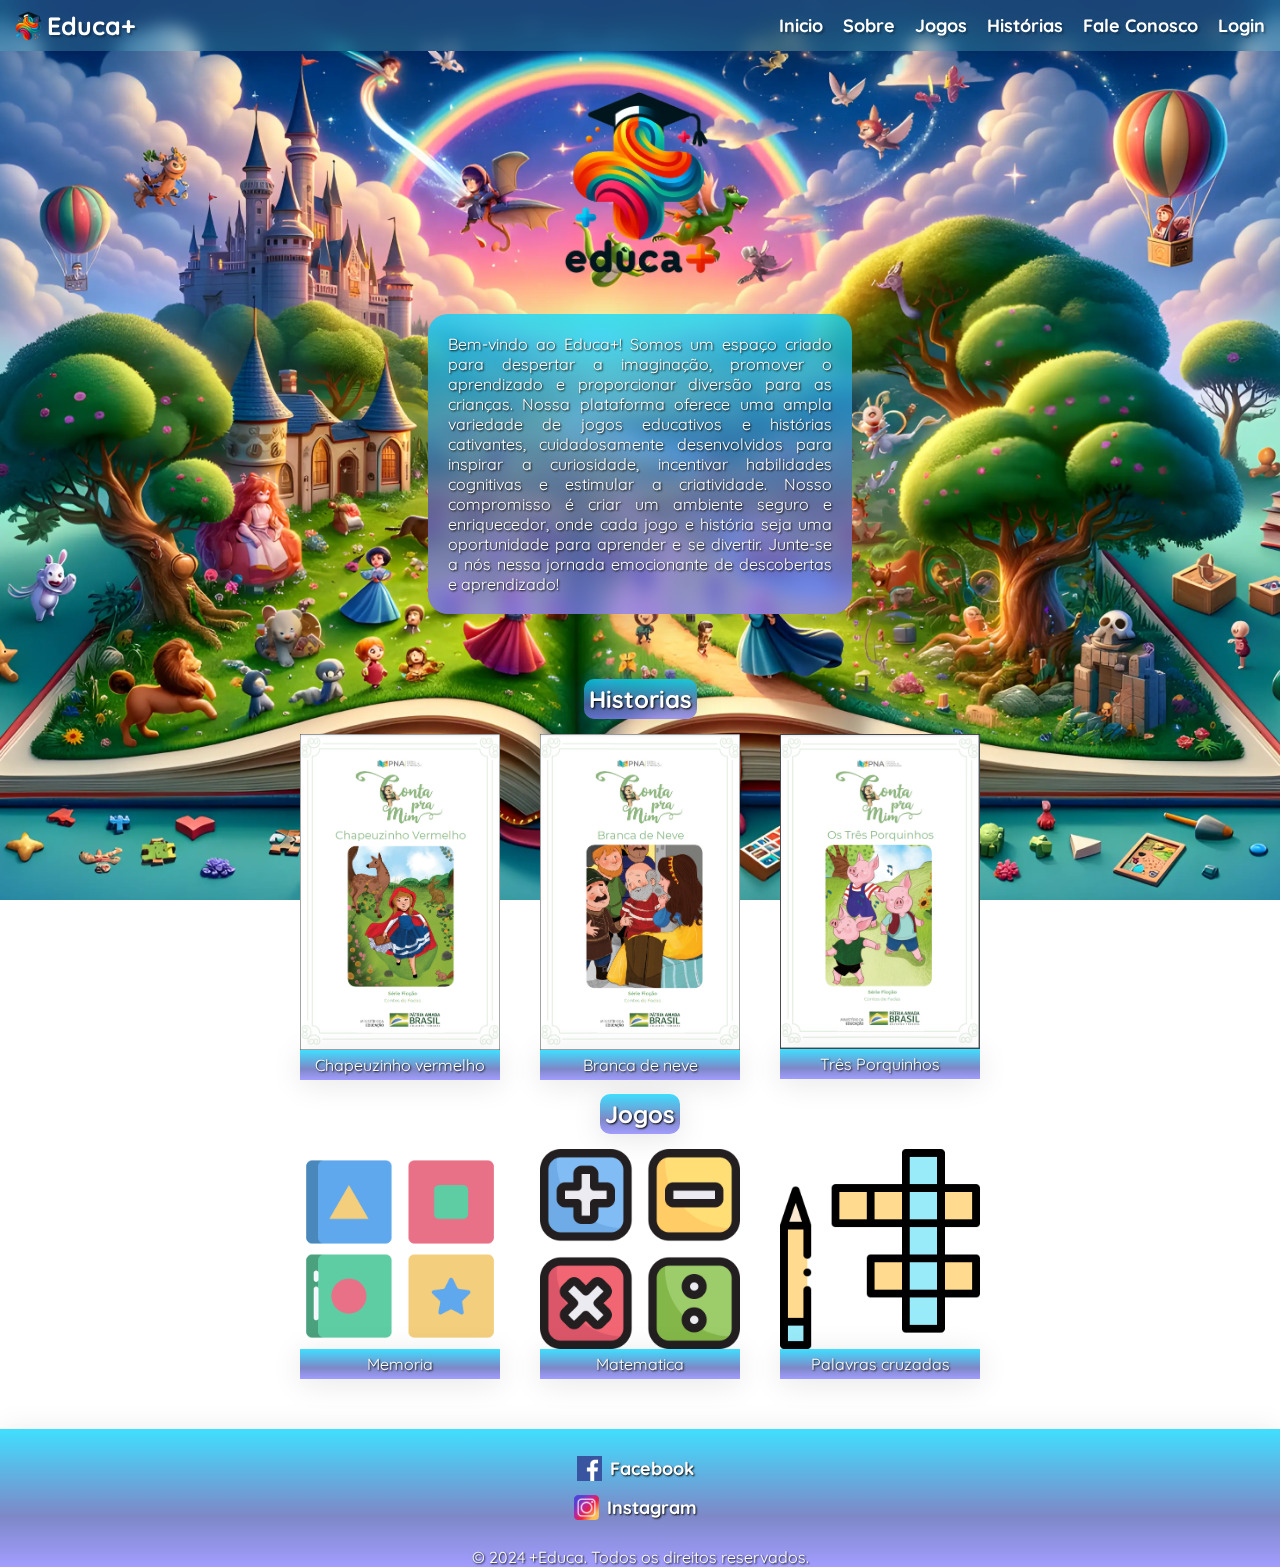
<file: index.html>
<!DOCTYPE html>
<html lang="pt-br">

<head>
    <meta charset="UTF-8">
    <meta name="viewport" content="width=device-width, initial-scale=1.0">
    <title>Home</title>
    <link rel="stylesheet" href="/css/styles.css">
    <script src="/js/script.js" defer></script>
</head>

<body>
    <header class="glass-bg">
        <div class="logo-site hvr-grow">
            <img src="/img/logo-site-editado.png" style="height: 30px;" alt="">
            <h1>Educa+ </h1>
        </div>
        <nav>
            <ol>
                <li class="hvr-grow"><a href="index.html">Inicio</a></li>
                <li class="hvr-grow"><a href="/Paginas/quemsomos.html">Sobre</a></li>
                <li class="hvr-grow"><a href="/Paginas/jogos.html">Jogos</a></li>
                <li class="hvr-grow"><a href="/Paginas/historias.html">Histórias</a></li>
                <li class="hvr-grow"><a href="/Paginas/fale-conosco.html">Fale Conosco</a></li>
            </ol>
        </nav>
    </header>

    <main>
        <img class="logo-quemsomos hvr-grow" src="/img/logo-site-png.png" alt="">
        <div id="inicio">
            <section>
                <div class="introducao hvr-grow">
                    <p>
                        Bem-vindo ao Educa+! Somos um espaço criado para despertar a imaginação, promover o aprendizado
                        e
                        proporcionar diversão para as crianças. Nossa plataforma oferece uma ampla variedade de jogos
                        educativos e histórias cativantes, cuidadosamente desenvolvidos para inspirar a curiosidade,
                        incentivar habilidades cognitivas e estimular a criatividade. Nosso compromisso é criar um
                        ambiente
                        seguro e enriquecedor, onde cada jogo e história seja uma oportunidade para aprender e se
                        divertir.
                        Junte-se a nós nessa jornada emocionante de descobertas e aprendizado!
                    </p>
                </div>
            </section>
            <div class="historias-principal">
                <section class="historias-section" style="border-radius: 10px;">
                    <h2 class="bg-glass" style="color: white; border-radius: 10px;">Historias</h2>
                    <div class="historias-filho">
                        <div class="historias-jogos hvr-grow">
                            <img src="/img/capas/CapaChapeuzinho.png" style="width: 200px;" alt="">
                            <p class="bg-glass">Chapeuzinho vermelho</p>
                        </div>
                        <div class="historias-jogos hvr-grow" >
                            <img src="/img/capas/CapaBrancadeneve.png" style="width: 200px;" alt="">
                            <p class="bg-glass">Branca de neve</p>
                        </div>
                        <div class="historias-jogos hvr-grow">
                            <img src="/img/capas/CapaTresporquinhos.png" style="width: 200px;"  alt="">
                            <p class="bg-glass">Três Porquinhos</p>
                        </div>
                    </div>
                </section>
                <section class="historias-section">
                    <h2 class="bg-glass" style="color: white; border-radius: 10px;">Jogos</h2>
                    <div class="historias-filho">
                        <div class="historias-jogos hvr-grow">
                            <img src="/img/jogo-da-memoria.png" style="height: 200px;" alt="">
                            <p class="bg-glass">Memoria</p>
                        </div>
                        <div class="historias-jogos hvr-grow">
                            <img src="/img/matematica.png" style="height: 200px;" alt="">
                            <p class="bg-glass">Matematica</p>
                        </div>
                        <div class="historias-jogos hvr-grow">
                            <img src="/img/palavras-cruzadas.png" style="width: 200px;" alt="">
                            <p class="bg-glass">Palavras cruzadas</p>
                        </div>
                    </div>
                </section>
            </div>
            </section>
        </div>
    </main>
    <footer id="footer">
        <nav>
            <div class="hvr-grow">
                <img src="/img/facebook.png" style="height: 25px;" alt="">
                <a href="/facebook">Facebook</a>
            </div>
            <div class="hvr-grow">
                <img src="/img/instagram.png" style="height: 25px;" alt="">
                <a href="/instagram">Instagram</a>
            </div>
        </nav>
        <p>&copy; 2024 +Educa. Todos os direitos reservados.</p>
    </footer>

</body>

</html>
</file>
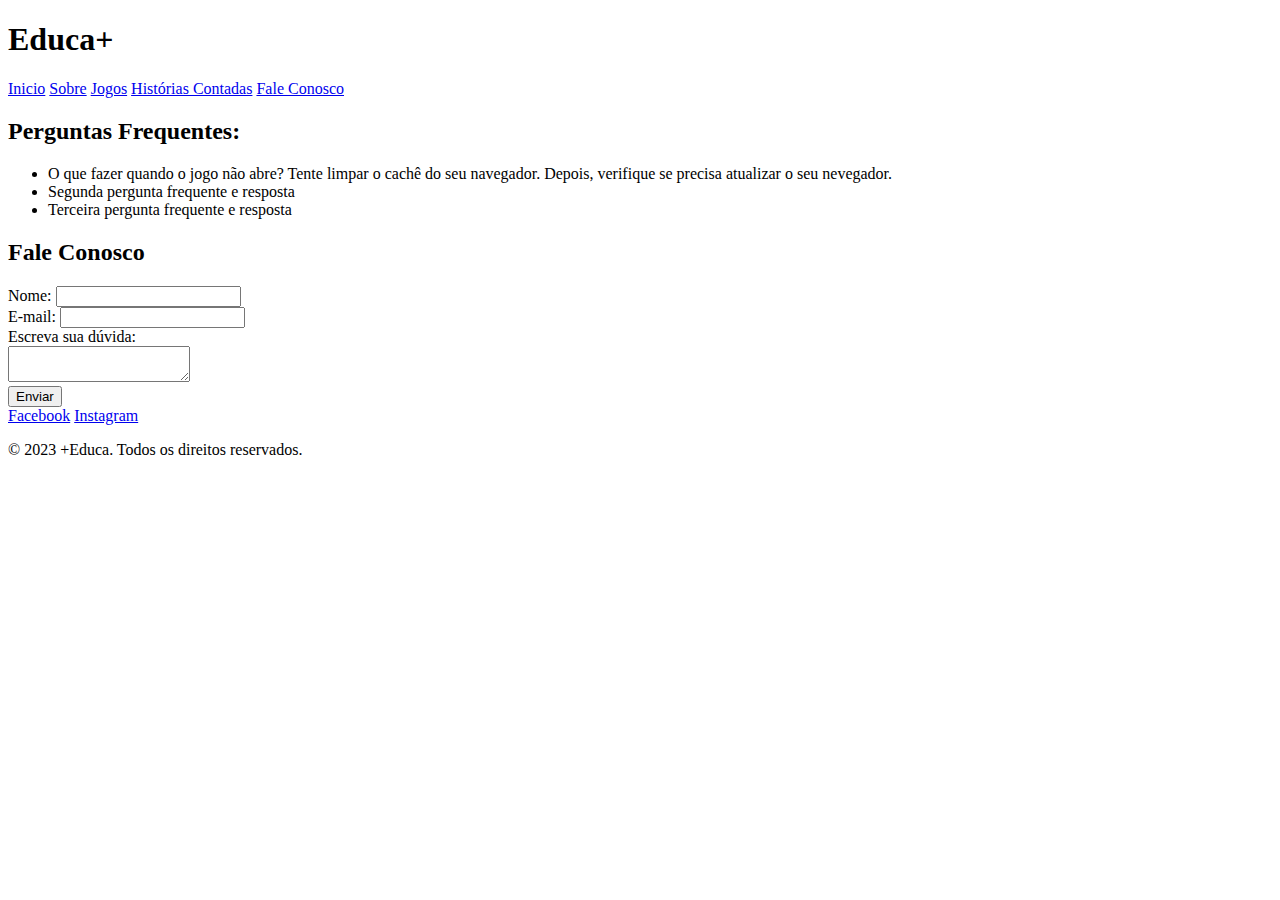
<file: Pagina_Jogos/fale-conosco.html>
<!DOCTYPE html>
<html lang="pt-br">
    <head>
        <meta charset="UTF-8">
        <title>Educa+ - Fale Conosco</title>
    </head>
    <body>
        <h1>
            Educa+
        </h1>
    
    <nav> 
        <a href="/">Inicio</a>
        <a href="/sobre">Sobre</a>
        <a href="/jogos">Jogos</a>
        <a href="/historias-contadas">Histórias Contadas</a>
        <a href="/fale-conosco">Fale Conosco</a>
    </nav>
    <h2>
        Perguntas Frequentes:
    </h2>
    <ul>
        <li>O que fazer quando o jogo não abre?
            Tente limpar o cachê do seu navegador. Depois, verifique se precisa atualizar o seu nevegador.
        </li>
        <li>Segunda pergunta frequente e resposta</li>
        <li>Terceira pergunta frequente e resposta</li>
        
    </ul>
    <h2>
        Fale Conosco
    </h2>
    <label>
        Nome:
        <input type="text"/>
    </label>
    <br/>
    <label>
        E-mail:
        <input type="email"/>
    </label>
    <br/>
    <label>
        Escreva sua dúvida:
        <br/>
        <textarea></textarea>
    </label>
    <br/>   
    <button>Enviar</button>


    <footer>
        <nav> 
            <a href="/facebook">Facebook</a>
            <a href="/instagram">Instagram</a>
            
        </nav>
       
        <p>&copy; 2023 +Educa. Todos os direitos reservados.</p>
    </footer>
    </body>
</html>
</file>
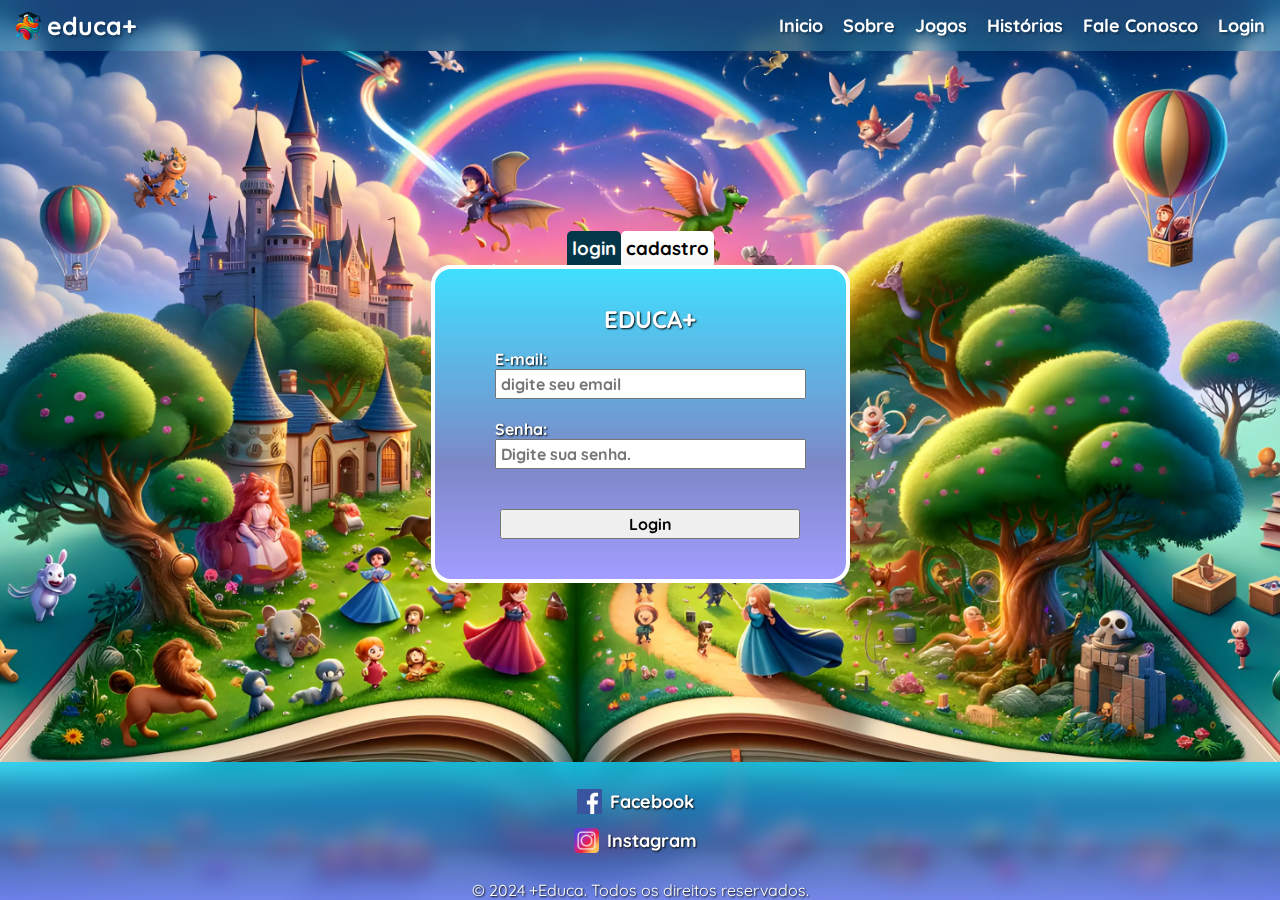
<file: Paginas/cadastro.html>
<!DOCTYPE html>
<html lang="pt-br">

<head>
    <meta charset="UTF-8">
    <meta name="viewport" content="width=device-width, initial-scale=1.0">
    <title>Home</title>
    <link rel="stylesheet" href="/css/styles.css">
    <script src="/js/login.js" defer></script>
</head>

<body>
    <header class="glass-bg">
        <div class="logo-site hvr-grow">
            <img src="/img/logo-site-editado.png" style="height: 30px;" alt="">
            <h1>educa+</h1>
        </div>
        <nav>
            <ol>
                <li class="hvr-grow"><a href="../index.html">Inicio</a></li>
                <li class="hvr-grow"><a href="/Paginas/quemsomos.html">Sobre</a></li>
                <li class="hvr-grow"><a href="/Paginas/jogos.html">Jogos</a></li>
                <li class="hvr-grow"><a href="/Paginas/historias.html">Histórias</a></li>
                <li class="hvr-grow"><a href="/Paginas/fale-conosco.html">Fale Conosco</a></li>
            </ol>
        </nav>
    </header>
    <main class="main-cadastro">
        <div class="form-options">
            <h3 class="login-tab">login</h3>
            <h3 class="cadastro-tab">cadastro</h3>
        </div>

        <form class="form-login bg-glass">
                <h2>EDUCA+</h2>
            <div>
                <label for="emailLogin">E-mail:</label><br>
                <input type="email" id="emailLogin" placeholder="digite seu email"/>
            </div>
            <div>
                <label for="passwordLogin">Senha:</label><br>
                <input type="password" id="passwordLogin" placeholder="Digite sua senha."/>
            </div>
            <div class="button-submit">
                <input type="submit" id="botaoLogin" value="Login">
            </div>
        </form>

        <form class="form-cadastro bg-glass">
            <h2>EDUCA+</h2>
            <div>
                <label for="nomeCadastro">Nome:</label><br>
                <input type="text" id="nomeCadastro" placeholder="digite seu nome."/>
            </div>
            <div>
                <label for="Sobrenome">Sobrenome:</label><br>
                <input type="text" id="Sobrenome" placeholder="digite seu sobrenome."/>
            </div>
            <div>
                <label for="emailCadastro">E-mail:</label><br>
                <input type="email" id="emailCadastro" placeholder="digite seu email."/>
            </div>
            <div>
                <label for="dataNascimento">Data de nascimento:</label><br>
                <input type="date" id="dataNascimento"/>
            </div>
            <div>
                <label for="password">Senha:</label><br>
                <input type="password" id="password" placeholder="Digite sua senha."/>
            </div>
            <div>
                <label for="passwordRepeat">Repita senha:</label><br>
                <input type="password" id="passwordRepeat" placeholder="Repita a senha."/>
            </div>
            <div class="passwordVerify">
                <span class="password-style">
                    <img src="" alt="">
                    <p>Minimo de 6 caracteres.</p>
                </span>
                <span class="password-style">
                    <img src="" alt="">
                    <p>Caracteres Especiais (@ # % & ! $ Etc….).</p>
                </span>
                <span class="password-style">
                    <img src="" alt="">
                    <p>Numeros (1, 2, 3...).</p>
                </span>
                <span class="password-style">
                    <img src="" alt="">
                    <p>As senhas conferem.</p>
                </span>
            </div>
            <div class="button-submit">
                <input type="submit" value="Cadastrar">
            </div>
        </form>

    </main>
    <footer id="footer">
        <nav>
            <div class="hvr-grow">
                <img src="/img/facebook.png" style="height: 25px;" alt="">
                <a href="/facebook">Facebook</a>
            </div>
            <div class="hvr-grow">
                <img src="/img/instagram.png" style="height: 25px;" alt="">
                <a href="/instagram">Instagram</a>
            </div>
        </nav>
        <p>&copy; 2024 +Educa. Todos os direitos reservados.</p>
    </footer>

</body>
</html>
</file>
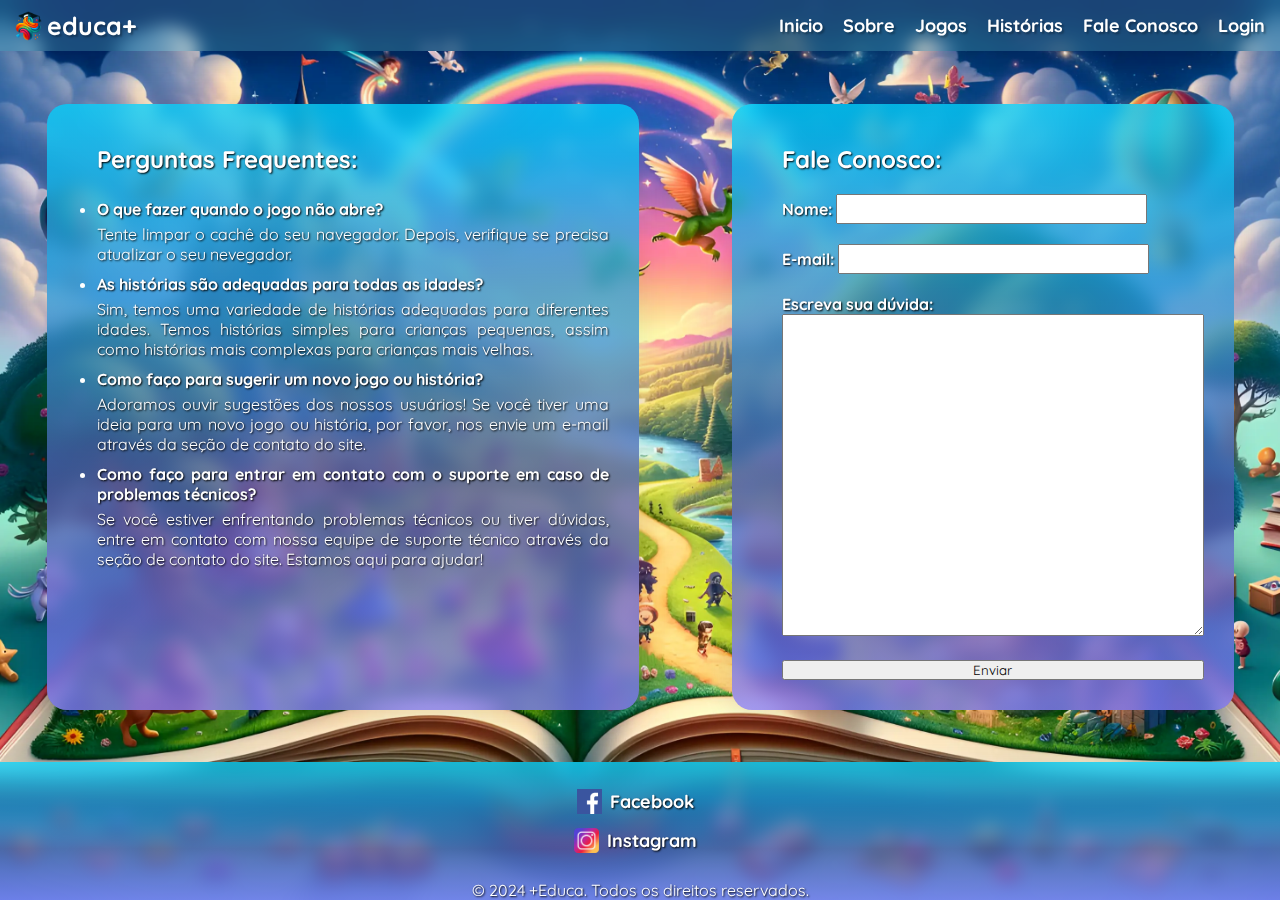
<file: Paginas/fale-conosco.html>
<!DOCTYPE html>
<html lang="pt-br">

<head>
    <meta charset="UTF-8">
    <title>Educa+ - Fale Conosco</title>
    <link rel="stylesheet" href="/css/styles.css">
    <script src="../js/script.js" defer></script>
</head>

<body>
    <header class="glass-bg">
        <div class="hvr-grow logo-site">
            <img src="/img/logo-site-editado.png" style="height: 30px;" alt="">
            <h1>educa+</h1>
        </div>
        <nav>
            <ol>
                <li class="hvr-grow"><a href="../index.html">Inicio</a></li>
                <li class="hvr-grow"><a href="./quemsomos.html">Sobre</a></li>
                <li class="hvr-grow"><a href="./jogos.html">Jogos</a></li>
                <li class="hvr-grow"><a href="./historias.html">Histórias</a></li>
                <li class="hvr-grow"><a href="./fale-conosco.html">Fale Conosco</a></li>
            </ol>
        </nav>
    </header>
    <main id="faleconosco">
        <div class="perguntas-frequentes">
            <h2>
                Perguntas Frequentes:
            </h2>
            <ul>
                <li><strong>O que fazer quando o jogo não abre?</strong>
                    <p>Tente limpar o cachê do seu navegador. Depois, verifique se precisa atualizar o seu nevegador.
                    </p>
                </li>
                <li><strong>As histórias são adequadas para todas as idades?</strong>
                    <p>
                    Sim, temos uma variedade de histórias adequadas para diferentes idades. 
                    Temos histórias simples para crianças pequenas, assim como histórias mais complexas para crianças mais velhas.
                    </p>
                </li>
                <li><strong>Como faço para sugerir um novo jogo ou história?</strong>
                    <p>Adoramos ouvir sugestões dos nossos usuários! Se você tiver uma ideia para um novo jogo ou história, por favor, nos envie um e-mail através da seção de contato do site.</p>
                </li>
                <li><strong>Como faço para entrar em contato com o suporte em caso de problemas técnicos?</strong>
                    <p>Se você estiver enfrentando problemas técnicos ou tiver dúvidas, entre em contato com nossa equipe de suporte técnico através da seção de contato do site. Estamos aqui para ajudar!</p>
                </li>
            </ul>
        </div>

        <form class="form-perguntas">
            <h2>
                Fale Conosco:
            </h2>
            <label>
                Nome:
                <input type="text" />
            </label>
            <br />
            <label>
                E-mail:
                <input type="email" />
            </label>
            <br />
            <label>
                Escreva sua dúvida:
                <br />
                <textarea></textarea>
            </label>
            <br />
            <button>Enviar</button>
        </form>
    </main>
    <footer>
        <nav>
            <div class="opacity-control hvr-grow">
                <img src="/img/facebook.png" style="height: 25px;" alt="">
                <a href="/facebook">Facebook</a>
            </div>
            <div class="opacity-control hvr-grow">
                <img src="/img/instagram.png" style="height: 25px;" alt="">
                <a href="/instagram">Instagram</a>
            </div>
        </nav>
        <p>&copy; 2024 +Educa. Todos os direitos reservados.</p>
    </footer>
</body>

</html>
</file>
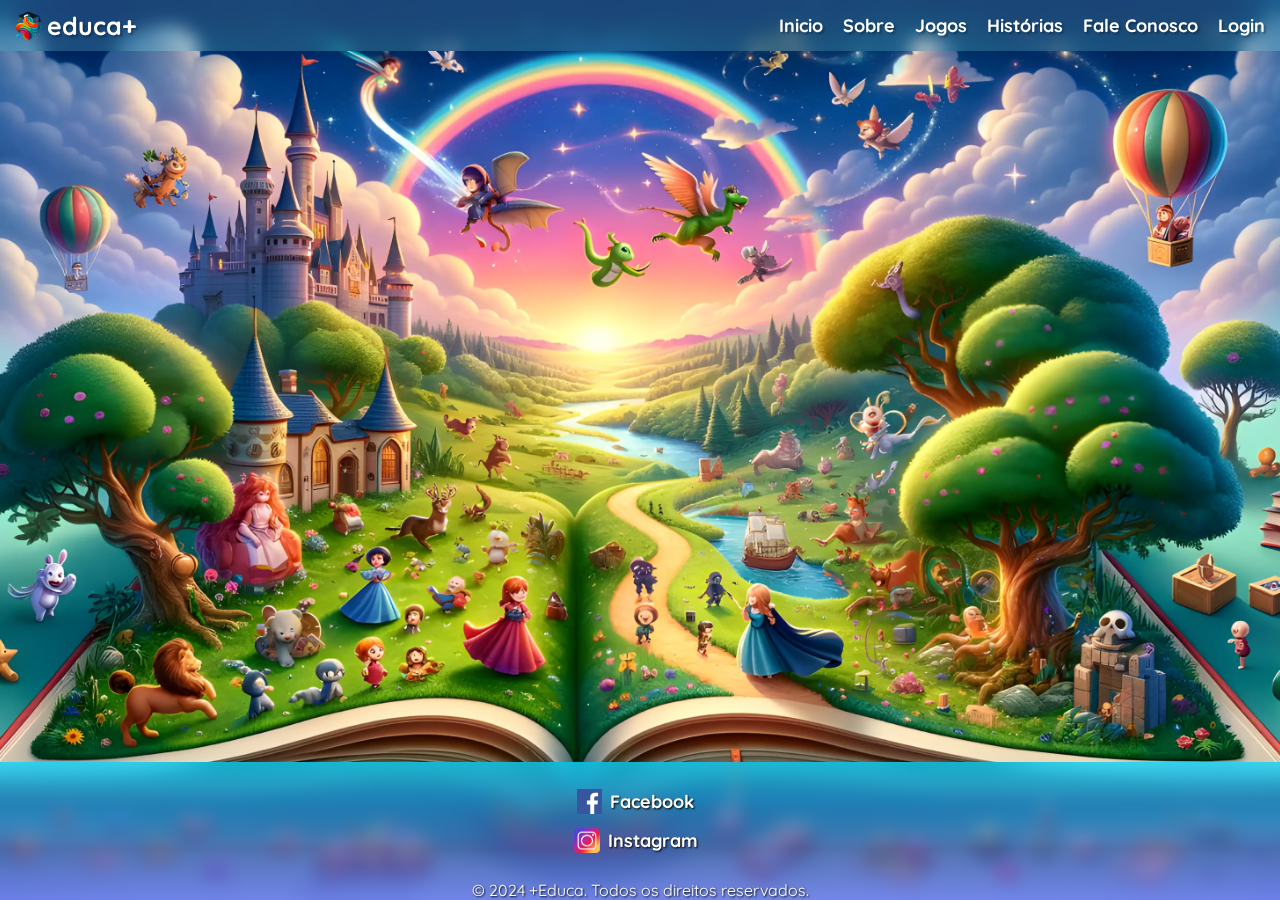
<file: Paginas/jogos.html>
<!DOCTYPE html>
<html lang="pt-br">

<head>
    <meta charset="UTF-8">
    <meta name="viewport" content="width=device-width, initial-scale=1.0">
    <title>JOGOS</title>
    <script src="../js/script.js" defer></script>
    <link rel="shortcut icon" type="imagex/png" href="/img/logo-site-editado.ico">
    <link rel="stylesheet" href="/css/styles.css">
</head>

<body>
    <header class="glass-bg">
        <div class="logo-site">
            <img src="/img/logo-site-editado.png" style="height: 30px;" alt="">
            <h1>educa+</h1>
        </div>
        <nav>
            <ol>
                <li class="hvr-grow"><a href="../index.html">Inicio</a></li>
                <li class="hvr-grow"><a href="./quemsomos.html">Sobre</a></li>
                <li class="hvr-grow"><a href="./jogos.html">Jogos</a></li>
                <li class="hvr-grow"><a href="./historias.html">Histórias</a></li>
                <li class="hvr-grow"><a href="./fale-conosco.html">Fale Conosco</a></li>
            </ol>
        </nav>
    </header>
    <main>

        <section>
            <!-- <div>
                <a href="Url ou caminho do jogo1" class="">
                    <img src="jogo1 - Imagem" alt="Jogo 1" class="">
                    <p>Jogo 1 - Nome do Jogo</p>
                    <button>Jogar</button>
                </a>
            </div>
            <div>
                <a href="Url ou caminho do jogo2" class="">
                    <img src="jogo2 - Imagem" alt="Jogo 2" class="">
                    <p>Jogo 2 - Nome do Jogo</p>
                    <button>Jogar</button>
                </a>
            </div>
            <div>
                <a href="Url ou caminho do jogo3" class="">
                    <img src="jogo3 - Imagem" alt="Jogo 3" class="">
                    <p>Jogo 3 - Nome do Jogo</p>
                    <button>Jogar</button>
                </a>
            </div> -->
        </section>
    </main>
    <footer id="footer">
        <nav>
            <div>
                <img src="/img/facebook.png" style="height: 25px;" alt="">
                <a href="/facebook">Facebook</a>
            </div>
            <div>
                <img src="/img/instagram.png" style="height: 25px;" alt="">
                <a href="/instagram">Instagram</a>
            </div>
        </nav>
        <p>&copy; 2024 +Educa. Todos os direitos reservados.</p>
    </footer>

</body>

</html>
</file>
<file: css/styles.css>
@import url('https://fonts.googleapis.com/css2?family=Quicksand:wght@300;400;500;600&display=swap');
@import url('https://fonts.googleapis.com/css2?family=MedievalSharp&display=swap');

*{
    margin: 0;
    padding: 0;
    font-family: 'Quicksand', sans-serif;
}

:root {
    --main-font: 'Quicksand', sans-serif;
    --text-shadow: 2px 2px 2px rgba(0, 0, 0, 0.3);
}

body{

    background-image: url('/img/BackgroundMagico6_upscaled_75.png');
    background-repeat: no-repeat; 
    background-position: center; 
    background-size: cover;
    background-attachment: fixed;

    display: flex;
    flex-direction: column;
    height: 100svh;
    justify-content: space-between;
}

iframe{
    display: flex;
    align-items: center;
    justify-content: center;
    border: 1px solid lightgray; 
    width: 1024px;
    height: 768px;
}

nav{
    display: flex;
    align-items: center;
    justify-content: center;
}

a{
    text-decoration: none;
    color: white;
}

header{
    display: flex;
    justify-content: space-between;
    padding: 10px 5px 10px 5px;
    color:white;
}

header div{
    padding-left: 10px;
}

header h1{
    font-size: 25px;
    font-family: var(--main-font);
    font-weight: bolder;
    padding-left: 5px;
    text-shadow: var(--text-shadow)
}

.logo-site{
    display: flex;
    align-items: center;
    justify-content: center;
    margin: 0;
}

nav, nav ol{
    display:flex;
    align-items: center;
    justify-content: center;
    font-size: 18px;
    font-family: var(--main-font);
    font-weight: bold;
}

nav li{
    display:flex;
    align-items: center;
    justify-content: center;
    padding: 0px 10px 0px 10px;
    text-shadow: var(--text-shadow);
}

label{
    font-weight: 700;
}

input{
    min-width: 300px;
    padding: 3px 3px 3px 4px;
    font-size: 16px;
    font-weight: bolder;
}

textarea{
    min-width: 400px; 
    min-height: 300px;
    padding: 10px;
    font-size: 16px;
    font-weight: bolder;  
}

footer{
    display: flex;
    flex-direction: column;
    align-items: center;
    justify-content: center;
    background: linear-gradient(0deg, rgba(131,124,255,0.75) 0%, rgba(82,96,180,0.75) 37%, rgba(0,212,255,0.75) 100%);
    box-shadow: 0 4px 30px rgba(0, 0, 0, 0.1);
    backdrop-filter: blur(8.5px);
    -webkit-backdrop-filter: blur(8.5px);
    color: white;
    text-shadow: 1px 1px 2px black;
}

footer nav{
    display: flex;
    flex-direction: column;
    align-items: center;
    justify-content: center;
    margin: 20px;
}

footer nav div{
    display: flex;
    align-items: center;
    justify-content: center;
}
footer nav div a{
    padding: 8px;
    color: white;
}

.glass-bg{
    background: rgba(105, 213, 211, 0.25);
    box-shadow: 0 4px 30px rgba(0, 0, 0, 0.1);
    backdrop-filter: blur(8.5px);
    -webkit-backdrop-filter: blur(8.5px);
}

.hvr-grow {
    -webkit-transform: perspective(1px) translateZ(0);
    transform: perspective(1px) translateZ(0);
    box-shadow: 0 0 1px rgba(0, 0, 0, 0);
    -webkit-transition-duration: 0.3s;
    transition-duration: 0.3s;
    -webkit-transition-property: transform;
    transition-property: transform;
  }

  .hvr-grow:hover, 
  .hvr-grow:focus, 
  .hvr-grow:active{
    -webkit-transform: scale(1.1);
    transform: scale(1.1);
    z-index: 1;
  }

.bg-glass{
    background: linear-gradient(0deg, rgba(131,124,255,0.75) 0%, rgba(82,96,180,0.75) 37%, rgba(0,212,255,0.75) 100%);
    box-shadow: 0 4px 30px rgba(0, 0, 0, 0.1);
    backdrop-filter: blur(8.5px);
    -webkit-backdrop-filter: blur(8.5px);
    color: white;
    text-shadow: 1px 1px 2px black;
}

/*-- Pagina: historias--*/

.body-background {
    background-image: url('/img/redwoodbackground1.jpg');
    background-repeat: no-repeat; 
    background-position: center; 
    background-size: cover; 
    background-attachment: fixed;
    display: flex;
    justify-content: start;
}

.historias-main{
    display: flex;
    align-items:start;
    justify-content: space-between;
}

.historias-main aside{
    display: block;
    font-family: var(--main-font);
    text-align: center;
    padding: 10px;
}

.historias-main aside h3{
    padding: 5px;
}

.historias-main aside div{
    display: flex;
    flex-direction: column;
    align-items: center;
    background-color: white;
    border-radius: 10px;
    border: 1px solid black;
}

.aside-img{
    padding: 10px 10px 5px 10px;
    height: 100%;
}

#livro-aberto{
    display: flex;
    align-items: center;
    justify-content: center;
    margin: auto;
}

.livro-1 img, .livro-2 img, .livro-3 img{
    display: flex;
    align-items: center;
    justify-content: center;
    height: 500px;
    padding: 10px;
}

.botaoVoltar{
    padding: 10px;

    button{
        background: linear-gradient(0deg, rgba(131,124,255,0.75) 0%, rgba(82,96,180,0.75) 37%, rgba(0,212,255,0.75) 100%);
        box-shadow: 0 4px 30px rgba(0, 0, 0, 0.1);
        backdrop-filter: blur(8.5px);
        -webkit-backdrop-filter: blur(8.5px);
        padding: 10px;
        color:white
    }
}

.divIframe{
    display: flex;
    align-items: center;
    justify-content: center;
    flex-direction: column;
}

/*-- fim Pagina: histotrias contadas --*/

/*-- Pagina: fale conosco --*/
#faleconosco{
    display: flex;
    justify-content: space-around;
}

#faleconosco div:nth-child(1){
    width: 40%;
}

.perguntas-frequentes{
    display: flex;
    flex-direction: column;
    margin: 20px 20px 20px 20px;
    padding: 30px 30px 30px 50px;
    color:white;
    background: linear-gradient(0deg, rgba(131,124,255,0.75) 0%, rgba(82,96,180,0.75) 37%, rgba(0,212,255,0.75) 100%);
    box-shadow: 0 4px 30px rgba(0, 0, 0, 0.1);
    backdrop-filter: blur(8.5px);
    -webkit-backdrop-filter: blur(8.5px);
    border-radius: 20px;
    text-align: justify;
    text-shadow: 1px 1px 2px black;
}

.form-perguntas{
    display: flex;
    flex-direction: column;
    margin: 20px 20px 20px 20px;
    padding: 30px 30px 30px 50px;
    color:white;
    background: linear-gradient(0deg, rgba(131,124,255,0.75) 0%, rgba(82,96,180,0.75) 37%, rgba(0,212,255,0.75) 100%);
    box-shadow: 0 4px 30px rgba(0, 0, 0, 0.1);
    backdrop-filter: blur(8.5px);
    -webkit-backdrop-filter: blur(8.5px);
    border-radius: 20px;
    text-align: justify;
    text-shadow: 1px 1px 2px black;
}

.form-perguntas h2, .perguntas-frequentes h2 {
    padding: 10px 0px 20px 0px;
}

.perguntas-frequentes li{
    padding: 5px 0px 5px 0px;
}

.perguntas-frequentes li p{
    padding: 5px 0px 0px 0px;
}

/*--fim Pagina: fale conosco --*/

/*-- Pagina: Sobre--*/

#main-quemsomos {
    display: grid;
    grid-template-columns: repeat(5, 250px);
    grid-template-rows: repeat(1, 250px);
    grid-gap: 75px;
    justify-content: center;
    padding: 10px;
}

.text-size{
    font-size: 14px;
    text-shadow: 1px 1px 2px black;
}

.title-size{
    font-size: 17px;
    text-shadow: 1px 1px 2px black;
}

#main-quemsomos section{
    padding: 10px;
    background: linear-gradient(0deg, rgba(131,124,255,0.75) 0%, rgba(82,96,180,0.75) 37%, rgba(0,212,255,0.75) 100%);
    box-shadow: 0 4px 30px rgba(0, 0, 0, 0.1);
    backdrop-filter: blur(8.5px);
    -webkit-backdrop-filter: blur(8.5px);
    color: white;
    border-radius: 10px;
}

#main-quemsomos section p{
    text-align: justify;
    padding-top: 10px;
    padding-bottom: 5px;
}

#main-quemsomos section:nth-child(3){
    display: flex;
    flex-direction: column;
}

.logo-quemsomos {
    display: block;
    margin: auto;
    width: 12%;
    padding: 40px;
}

/*-- Fim Pagina: Sobre nos --*/

/*-- Pagina: inicio --*/

#inicio{
    display: flex;
    flex-direction: column;
    justify-content: center;
    align-content: center;
}

.introducao{
    display: block;
    margin: auto;
    width: 30%;
    text-align: justify;
    background: linear-gradient(0deg, rgba(131,124,255,0.75) 0%, rgba(82,96,180,0.75) 37%, rgba(0,212,255,0.75) 100%);
    box-shadow: 0 4px 30px rgba(0, 0, 0, 0.1);
    backdrop-filter: blur(8.5px);
    -webkit-backdrop-filter: blur(8.5px);
    color: white;
    text-shadow: 1px 1px 2px black;
    padding: 20px;
    border-radius: 20px;
}

.historias-principal{
    display: flex;
    flex-direction: column;
    justify-content: space-between;
    margin: 50px;
}

.historias-principal section h2{
    display: block;
    margin: auto;
    text-align: center;
    padding: 5px;
    margin: 15px;
}

.historias-section{
    display: flex;
    flex-direction: column;
    align-items: center;
    justify-content: center;
}

.historias-filho{
    display: flex;
    flex-direction: row;
    text-align: center;
}

.historias-jogos{
    display: flex;
    flex-direction: column;
    text-align: center;
    padding: 0px 20px 0px 20px;
}

.historias-jogos p{
    padding: 5px;
}

/*-- Fim Pagina: Inicio --*/

/*-- Pagina: cadastro/login --*/

.main-cadastro{
    margin: auto;
}

.form-login{
    display: flex;
    justify-content: center;
    align-content: center;
    flex-direction: column;
    padding: 30px 30px 30px 50px;
    color:white;
    background-color: white;
    border-radius: 20px;
    text-align: justify;
    border: 4px solid white;

}

.form-cadastro{
    display: none;
    justify-content: center;
    align-content: center;
    flex-direction: column;
    padding: 30px 30px 30px 50px;
    color: white;
    background-color: white;
    border-radius: 20px;
    text-align: justify;
    border: 4px solid white;
}

.form-login h2, .form-cadastro h2{
    display: flex;
    justify-content: center;
    align-content: center;
    padding: 5px ;
}

.form-login div, .form-cadastro div{
    padding: 10px
}

.login-tab{
    background-color: rgb(4, 55, 74);
    size: 10px;
    padding: 5px;
    border-top-left-radius: 5px;
    border-top-right-radius: 5px;
    color: white 
}

.cadastro-tab{
    background-color: white;
    size: 10px;
    padding: 5px;
    border-top-right-radius: 5px;
    border-top-left-radius: 5px;
}

.form-options{
    display: flex;
    justify-content: center;
    align-content: center;
}

.button-submit{
    margin: auto;
    margin-top: 20px;
}

.input-correct{
    background-color: rgb(201, 253, 201);
    border-color: rgb(57, 129, 57);
}

.input-incorrect{
    background-color: rgb(253, 209, 209);
    border-color: rgb(255, 72, 72);
}

.passwordVerify{
    display: flex;
    flex-direction: column;
    font-size: 14px;
}

.password-style{
    display: flex;
    align-items: center;
    flex-direction: row;
}

.password-style img{
    margin-right: 5px;
    height: 15px;
}
</file>
